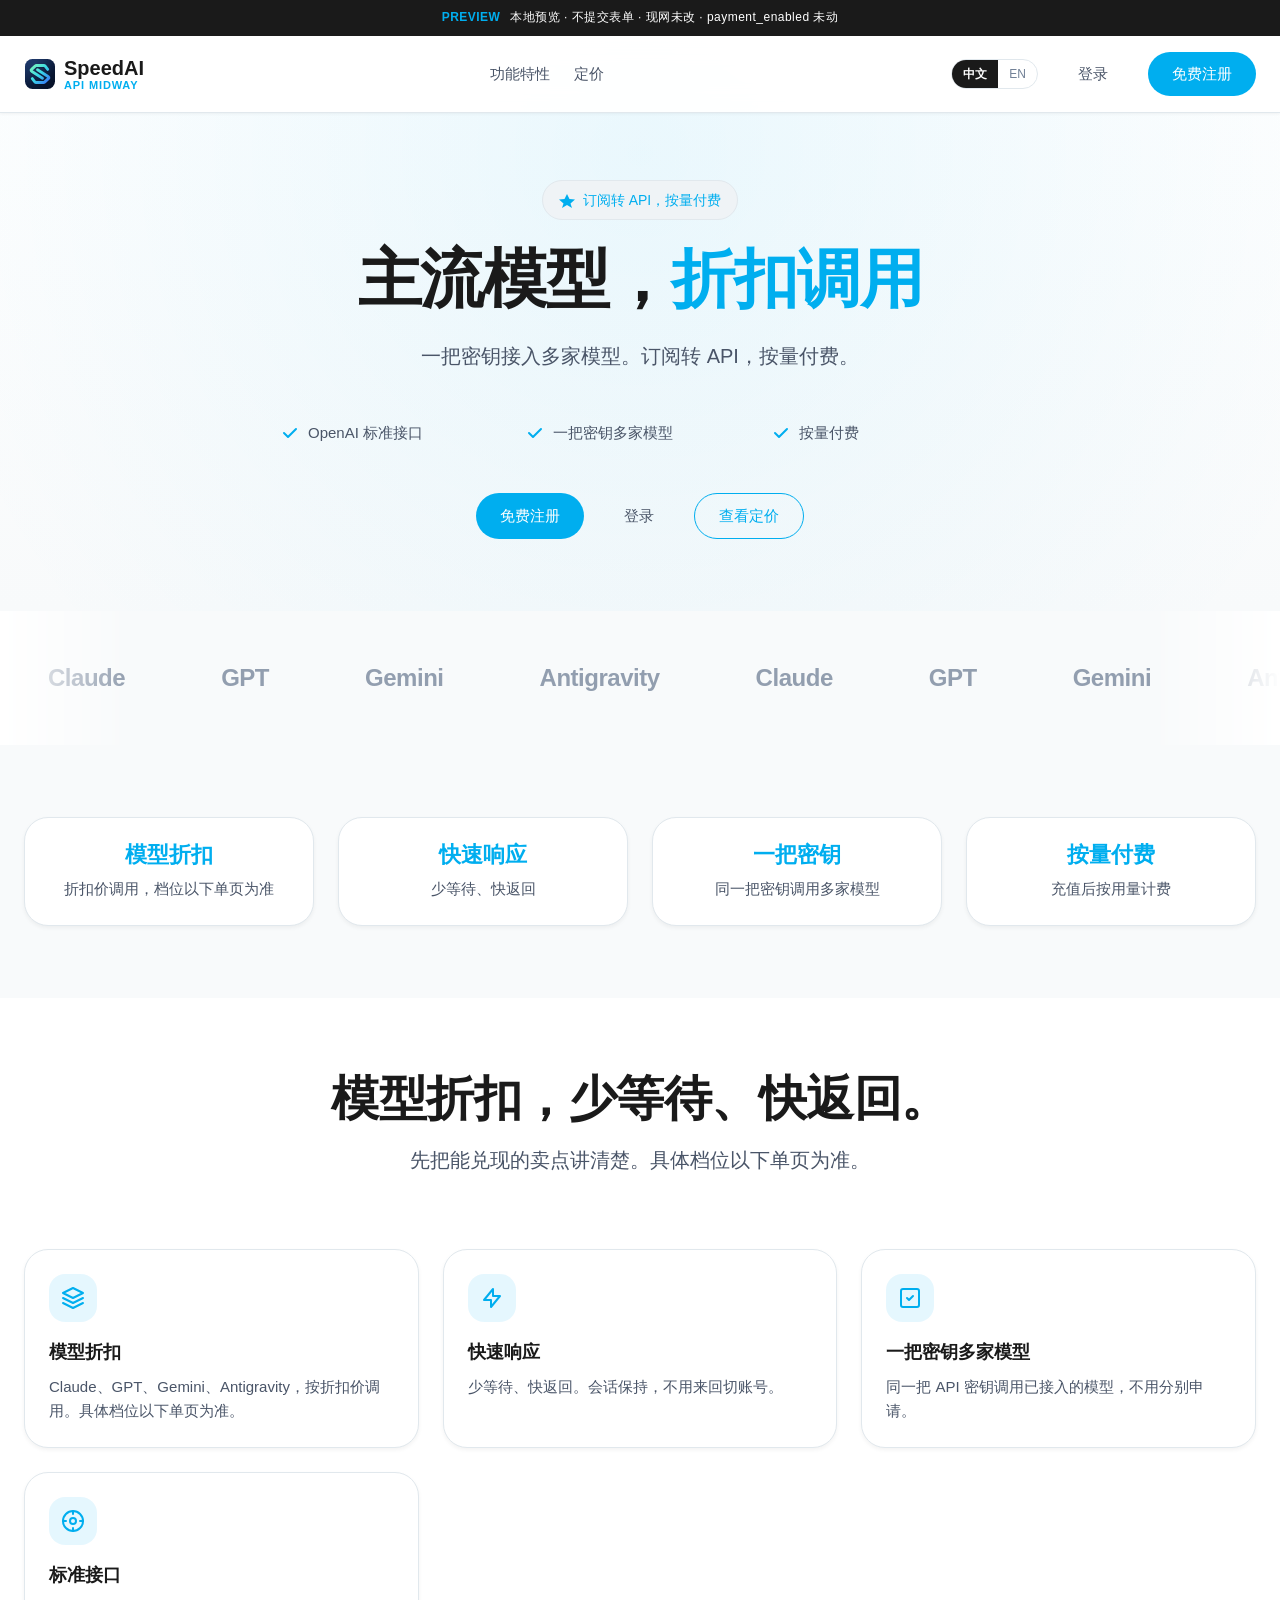
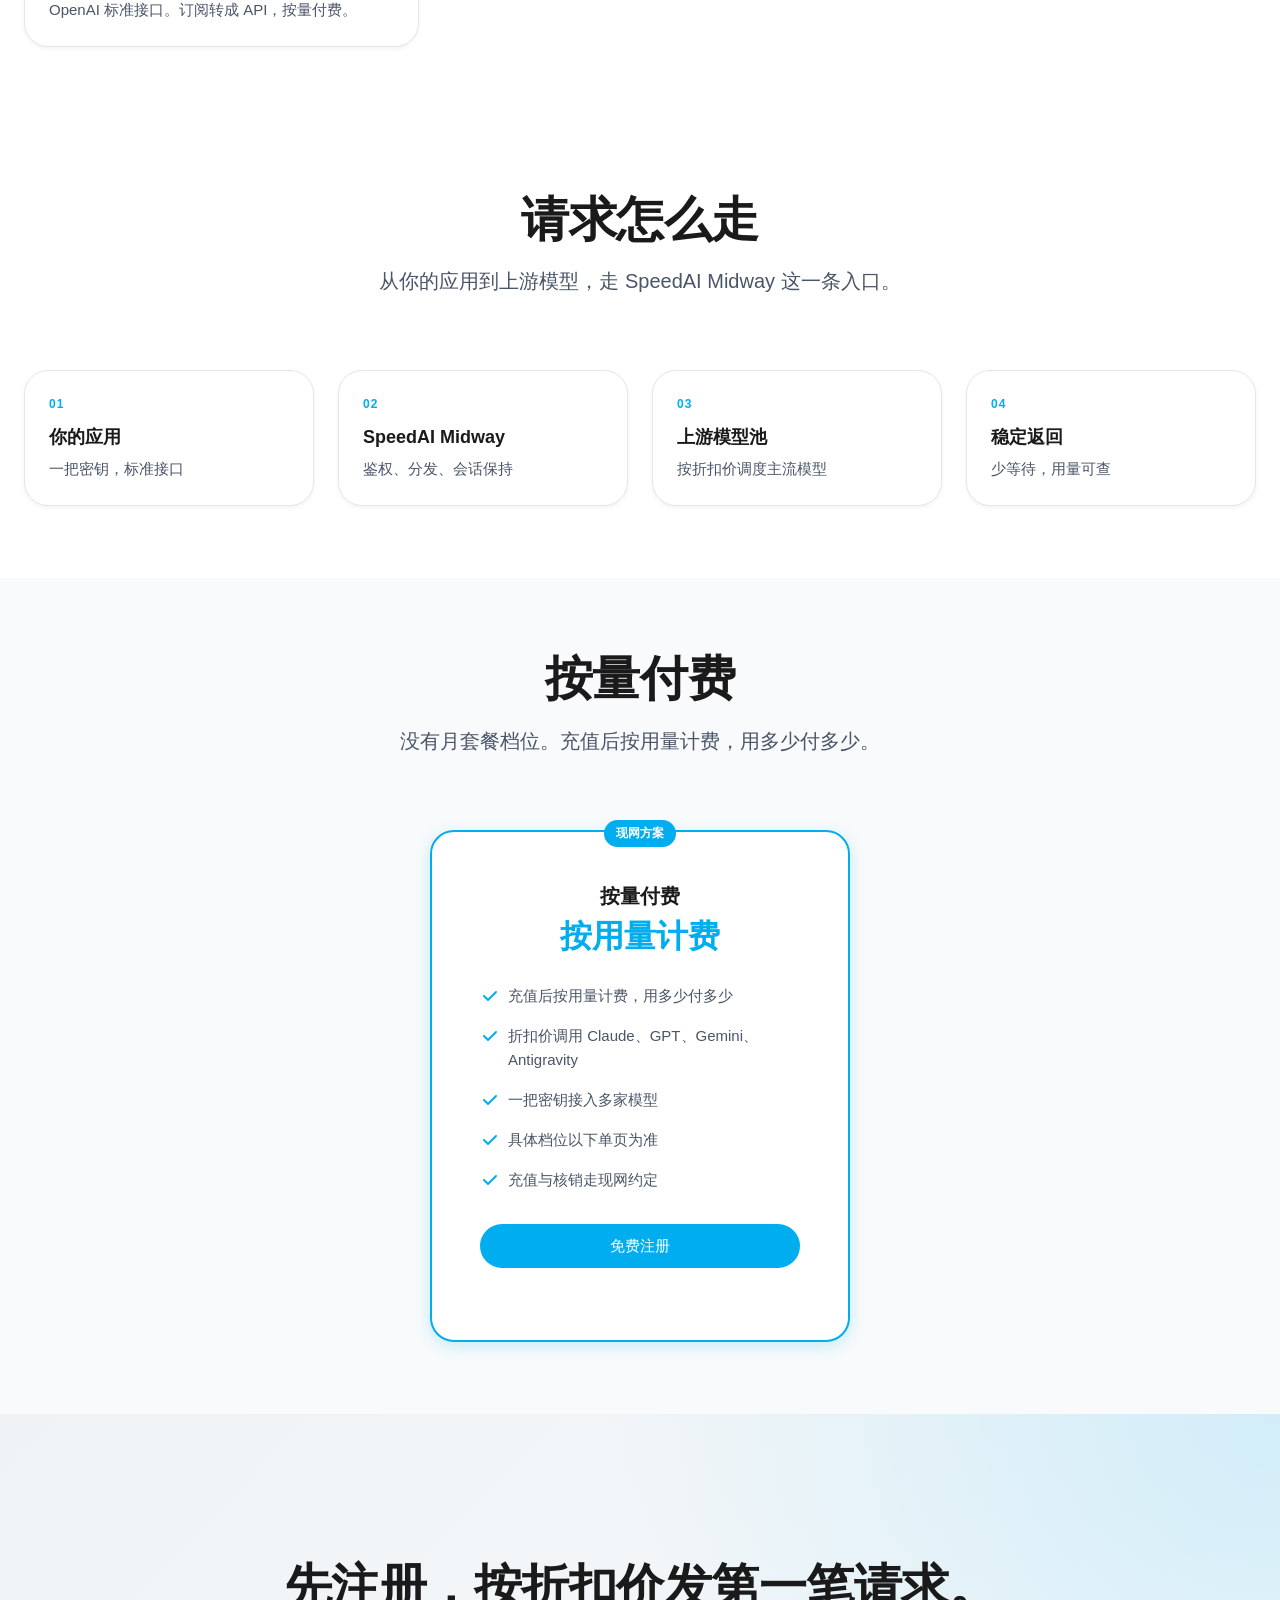
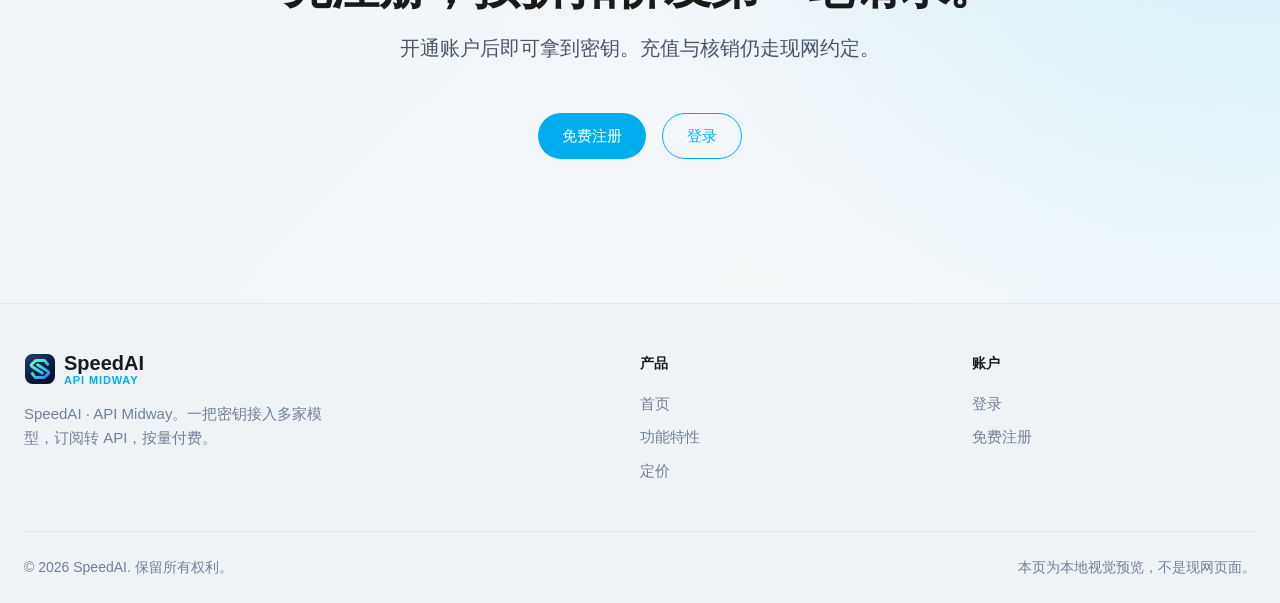
<file: index.html>
<!DOCTYPE html>
<html lang="zh-CN">
<head>
  <meta charset="UTF-8" />
  <meta name="viewport" content="width=device-width, initial-scale=1.0" />
  <meta name="theme-color" content="#00AEEF" />
  <meta name="robots" content="noindex,nofollow" />
  <title>SpeedAI · API Midway — 本地预览 v4</title>
  <link rel="icon" type="image/svg+xml" href="assets/logo.svg" />
  <link rel="stylesheet" href="assets/styles.css" />
</head>
<body>
  <div class="preview-banner"><b>PREVIEW</b><span data-i18n="banner">本地预览 · 不提交表单 · 现网未改 · payment_enabled 未动</span></div>
  <header class="header">
    <div class="header-container">
      <a href="index.html" class="logo">
        <img class="logo-mark" src="assets/logo.svg" alt="SpeedAI" />
        <span class="logo-text">
          <span class="logo-name">SpeedAI</span>
          <span class="logo-tag">API Midway</span>
        </span>
      </a>
      <nav class="nav">
        <a href="#features" class="nav-link" data-i18n="navFeatures">功能特性</a>
        <a href="#pricing" class="nav-link" data-i18n="navPricing">定价</a>
      </nav>
      <div class="header-actions">
        <div class="lang-toggle" role="group" aria-label="language">
          <button type="button" data-lang="zh" class="is-on">中文</button>
          <button type="button" data-lang="en">EN</button>
        </div>
        <a href="login.html" class="btn btn-ghost" data-i18n="login">登录</a>
        <a href="register.html" class="btn btn-primary" data-i18n="register">免费注册</a>
      </div>
    </div>
  </header>

  <section class="hero">
    <div class="hero-container">
      <div class="hero-badge">
        <svg width="16" height="16" viewBox="0 0 16 16" fill="none" aria-hidden="true">
          <path d="M8 2L10.5 7L16 7.5L11.5 11.5L13 16L8 13L3 16L4.5 11.5L0 7.5L5.5 7L8 2Z" fill="currentColor"/>
        </svg>
        <span data-i18n="badge">订阅转 API，按量付费</span>
      </div>
      <h1 class="display-xl hero-title">
        <span data-i18n="heroTitleLead">主流模型，</span><span class="highlight" data-i18n="heroTitleHighlight">折扣调用</span>
      </h1>
      <p class="body-lg hero-description" data-i18n="heroSub">一把密钥接入多家模型。订阅转 API，按量付费。</p>
      <div class="hero-features">
        <div class="hero-feature">
          <svg width="20" height="20" viewBox="0 0 20 20" fill="none" aria-hidden="true">
            <path d="M16.707 5.293a1 1 0 010 1.414l-8 8a1 1 0 01-1.414 0l-4-4a1 1 0 111.414-1.414L8 12.586l7.293-7.293a1 1 0 011.414 0z" fill="currentColor"/>
          </svg>
          <span data-i18n="check1">OpenAI 标准接口</span>
        </div>
        <div class="hero-feature">
          <svg width="20" height="20" viewBox="0 0 20 20" fill="none" aria-hidden="true">
            <path d="M16.707 5.293a1 1 0 010 1.414l-8 8a1 1 0 01-1.414 0l-4-4a1 1 0 111.414-1.414L8 12.586l7.293-7.293a1 1 0 011.414 0z" fill="currentColor"/>
          </svg>
          <span data-i18n="check2">一把密钥多家模型</span>
        </div>
        <div class="hero-feature">
          <svg width="20" height="20" viewBox="0 0 20 20" fill="none" aria-hidden="true">
            <path d="M16.707 5.293a1 1 0 010 1.414l-8 8a1 1 0 01-1.414 0l-4-4a1 1 0 111.414-1.414L8 12.586l7.293-7.293a1 1 0 011.414 0z" fill="currentColor"/>
          </svg>
          <span data-i18n="check3">按量付费</span>
        </div>
      </div>
      <div class="hero-cta">
        <a href="register.html" class="btn btn-primary" data-i18n="register">免费注册</a>
        <a href="login.html" class="btn btn-ghost" data-i18n="login">登录</a>
        <a href="#pricing" class="btn btn-secondary" data-i18n="viewPricing">查看定价</a>
      </div>
    </div>
  </section>

  <section class="logo-carousel" aria-label="models">
    <div class="logo-track">
        <div class="logo-item"><span class="model-name">Claude</span></div>
        <div class="logo-item"><span class="model-name">GPT</span></div>
        <div class="logo-item"><span class="model-name">Gemini</span></div>
        <div class="logo-item"><span class="model-name">Antigravity</span></div>
        <div class="logo-item"><span class="model-name">Claude</span></div>
        <div class="logo-item"><span class="model-name">GPT</span></div>
        <div class="logo-item"><span class="model-name">Gemini</span></div>
        <div class="logo-item"><span class="model-name">Antigravity</span></div>
    </div>
  </section>

  <section class="stats">
    <div class="stats-container">
      <div class="stats-grid">
        <div class="stat-card">
          <div class="stat-value qual" data-i18n="chip1">模型折扣</div>
          <div class="stat-label" data-i18n="chip1d">折扣价调用，档位以下单页为准</div>
        </div>
        <div class="stat-card">
          <div class="stat-value qual" data-i18n="chip2">快速响应</div>
          <div class="stat-label" data-i18n="chip2d">少等待、快返回</div>
        </div>
        <div class="stat-card">
          <div class="stat-value qual" data-i18n="chip3">一把密钥</div>
          <div class="stat-label" data-i18n="chip3d">同一把密钥调用多家模型</div>
        </div>
        <div class="stat-card">
          <div class="stat-value qual" data-i18n="chip4">按量付费</div>
          <div class="stat-label" data-i18n="chip4d">充值后按用量计费</div>
        </div>
      </div>
    </div>
  </section>

  <section class="features" id="features">
    <div class="features-container">
      <div class="section-header">
        <h2 class="display-lg section-title" data-i18n="featTitle">模型折扣，少等待、快返回。</h2>
        <p class="body-lg section-description" data-i18n="featSub">先把能兑现的卖点讲清楚。具体档位以下单页为准。</p>
      </div>
      <div class="features-grid">
        <article class="feature-card">
          <div class="feature-icon">            <svg width="24" height="24" viewBox="0 0 24 24" fill="none"><path d="M12 2L2 7l10 5 10-5-10-5z" stroke="currentColor" stroke-width="2" stroke-linecap="round" stroke-linejoin="round"/><path d="M2 17l10 5 10-5M2 12l10 5 10-5" stroke="currentColor" stroke-width="2" stroke-linecap="round" stroke-linejoin="round"/></svg></div>
          <h3 class="feature-title" data-i18n="f1t">模型折扣</h3>
          <p class="feature-description" data-i18n="f1d">Claude、GPT、Gemini、Antigravity，按折扣价调用。具体档位以下单页为准。</p>
        </article>
        <article class="feature-card">
          <div class="feature-icon">            <svg width="24" height="24" viewBox="0 0 24 24" fill="none"><path d="M13 10V3L4 14h7v7l9-11h-7z" stroke="currentColor" stroke-width="2" stroke-linecap="round" stroke-linejoin="round"/></svg></div>
          <h3 class="feature-title" data-i18n="f2t">快速响应</h3>
          <p class="feature-description" data-i18n="f2d">少等待、快返回。会话保持，不用来回切账号。</p>
        </article>
        <article class="feature-card">
          <div class="feature-icon">            <svg width="24" height="24" viewBox="0 0 24 24" fill="none"><rect x="3" y="3" width="18" height="18" rx="2" stroke="currentColor" stroke-width="2"/><path d="M9 12l2 2 4-4" stroke="currentColor" stroke-width="2" stroke-linecap="round" stroke-linejoin="round"/></svg></div>
          <h3 class="feature-title" data-i18n="f3t">一把密钥多家模型</h3>
          <p class="feature-description" data-i18n="f3d">同一把 API 密钥调用已接入的模型，不用分别申请。</p>
        </article>
        <article class="feature-card">
          <div class="feature-icon">            <svg width="24" height="24" viewBox="0 0 24 24" fill="none"><circle cx="12" cy="12" r="3" stroke="currentColor" stroke-width="2"/><circle cx="12" cy="12" r="10" stroke="currentColor" stroke-width="2"/><path d="M12 2v3M12 19v3M2 12h3M19 12h3" stroke="currentColor" stroke-width="2" stroke-linecap="round"/></svg></div>
          <h3 class="feature-title" data-i18n="f4t">标准接口</h3>
          <p class="feature-description" data-i18n="f4d">OpenAI 标准接口。订阅转成 API，按量付费。</p>
        </article>
      </div>
    </div>
  </section>

  <section class="path">
    <div class="features-container">
      <div class="section-header">
        <h2 class="display-lg section-title" data-i18n="pathTitle">请求怎么走</h2>
        <p class="body-lg section-description" data-i18n="pathSub">从你的应用到上游模型，走 SpeedAI Midway 这一条入口。</p>
      </div>
      <div class="path-grid">
        <div class="path-card"><div class="path-num">01</div><h3 data-i18n="s1t">你的应用</h3><p data-i18n="s1d">一把密钥，标准接口</p></div>
        <div class="path-card"><div class="path-num">02</div><h3 data-i18n="s2t">SpeedAI Midway</h3><p data-i18n="s2d">鉴权、分发、会话保持</p></div>
        <div class="path-card"><div class="path-num">03</div><h3 data-i18n="s3t">上游模型池</h3><p data-i18n="s3d">按折扣价调度主流模型</p></div>
        <div class="path-card"><div class="path-num">04</div><h3 data-i18n="s4t">稳定返回</h3><p data-i18n="s4d">少等待，用量可查</p></div>
      </div>
    </div>
  </section>

  <section class="pricing" id="pricing">
    <div class="pricing-container">
      <div class="section-header">
        <h2 class="display-lg section-title" data-i18n="priceTitle">按量付费</h2>
        <p class="body-lg section-description" data-i18n="priceSub">没有月套餐档位。充值后按用量计费，用多少付多少。</p>
      </div>
      <div class="pricing-grid pricing-grid-single">
        <div class="pricing-card featured">
          <div class="pricing-badge" data-i18n="priceBadge">现网方案</div>
          <div class="pricing-header">
            <h3 class="pricing-name" data-i18n="priceName">按量付费</h3>
            <div class="pricing-price qual" data-i18n="priceValue">按用量计费</div>
          </div>
          <ul class="pricing-features">
            <li class="pricing-feature">          <svg width="20" height="20" viewBox="0 0 20 20" fill="none" aria-hidden="true">
            <path d="M16.707 5.293a1 1 0 010 1.414l-8 8a1 1 0 01-1.414 0l-4-4a1 1 0 111.414-1.414L8 12.586l7.293-7.293a1 1 0 011.414 0z" fill="currentColor"/>
          </svg><span data-i18n="pf1">充值后按用量计费，用多少付多少</span></li>
            <li class="pricing-feature">          <svg width="20" height="20" viewBox="0 0 20 20" fill="none" aria-hidden="true">
            <path d="M16.707 5.293a1 1 0 010 1.414l-8 8a1 1 0 01-1.414 0l-4-4a1 1 0 111.414-1.414L8 12.586l7.293-7.293a1 1 0 011.414 0z" fill="currentColor"/>
          </svg><span data-i18n="pf2">折扣价调用 Claude、GPT、Gemini、Antigravity</span></li>
            <li class="pricing-feature">          <svg width="20" height="20" viewBox="0 0 20 20" fill="none" aria-hidden="true">
            <path d="M16.707 5.293a1 1 0 010 1.414l-8 8a1 1 0 01-1.414 0l-4-4a1 1 0 111.414-1.414L8 12.586l7.293-7.293a1 1 0 011.414 0z" fill="currentColor"/>
          </svg><span data-i18n="pf3">一把密钥接入多家模型</span></li>
            <li class="pricing-feature">          <svg width="20" height="20" viewBox="0 0 20 20" fill="none" aria-hidden="true">
            <path d="M16.707 5.293a1 1 0 010 1.414l-8 8a1 1 0 01-1.414 0l-4-4a1 1 0 111.414-1.414L8 12.586l7.293-7.293a1 1 0 011.414 0z" fill="currentColor"/>
          </svg><span data-i18n="pf4">具体档位以下单页为准</span></li>
            <li class="pricing-feature">          <svg width="20" height="20" viewBox="0 0 20 20" fill="none" aria-hidden="true">
            <path d="M16.707 5.293a1 1 0 010 1.414l-8 8a1 1 0 01-1.414 0l-4-4a1 1 0 111.414-1.414L8 12.586l7.293-7.293a1 1 0 011.414 0z" fill="currentColor"/>
          </svg><span data-i18n="pf5">充值与核销走现网约定</span></li>
          </ul>
          <a href="register.html" class="btn btn-primary" style="width: 100%;" data-i18n="priceCta">免费注册</a>
        </div>
      </div>
    </div>
  </section>

  <section class="cta">
    <div class="cta-container">
      <h2 class="display-lg cta-title" data-i18n="ctaTitle">先注册，按折扣价发第一笔请求。</h2>
      <p class="body-lg cta-description" data-i18n="ctaSub">开通账户后即可拿到密钥。充值与核销仍走现网约定。</p>
      <div class="hero-cta">
        <a href="register.html" class="btn btn-primary" data-i18n="register">免费注册</a>
        <a href="login.html" class="btn btn-secondary" data-i18n="login">登录</a>
      </div>
    </div>
  </section>
  <footer class="footer">
    <div class="footer-container">
      <div class="footer-grid-simple">
        <div class="footer-brand">
          <a href="index.html" class="logo">
            <img class="logo-mark" src="assets/logo.svg" alt="SpeedAI" />
            <span class="logo-text">
              <span class="logo-name">SpeedAI</span>
              <span class="logo-tag">API Midway</span>
            </span>
          </a>
          <p class="footer-description" data-i18n="footerDesc">SpeedAI · API Midway。一把密钥接入多家模型，订阅转 API，按量付费。</p>
        </div>
        <div>
          <h4 class="footer-title" data-i18n="footerProduct">产品</h4>
          <ul class="footer-links">
            <li><a href="index.html" class="footer-link" data-i18n="footerHome">首页</a></li>
            <li><a href="#features" class="footer-link" data-i18n="navFeatures">功能特性</a></li>
            <li><a href="#pricing" class="footer-link" data-i18n="navPricing">定价</a></li>
          </ul>
        </div>
        <div>
          <h4 class="footer-title" data-i18n="footerAccount">账户</h4>
          <ul class="footer-links">
            <li><a href="login.html" class="footer-link" data-i18n="login">登录</a></li>
            <li><a href="register.html" class="footer-link" data-i18n="register">免费注册</a></li>
          </ul>
        </div>
      </div>
      <div class="footer-bottom">
        <p class="footer-copyright" data-i18n="footerCopy">© 2026 SpeedAI. 保留所有权利。</p>
        <p class="footer-copyright" data-i18n="footerNote">本页为本地视觉预览，不是现网页面。</p>
      </div>
    </div>
  </footer>
  <script src="assets/preview.js"></script>
</body>
</html>
</file>
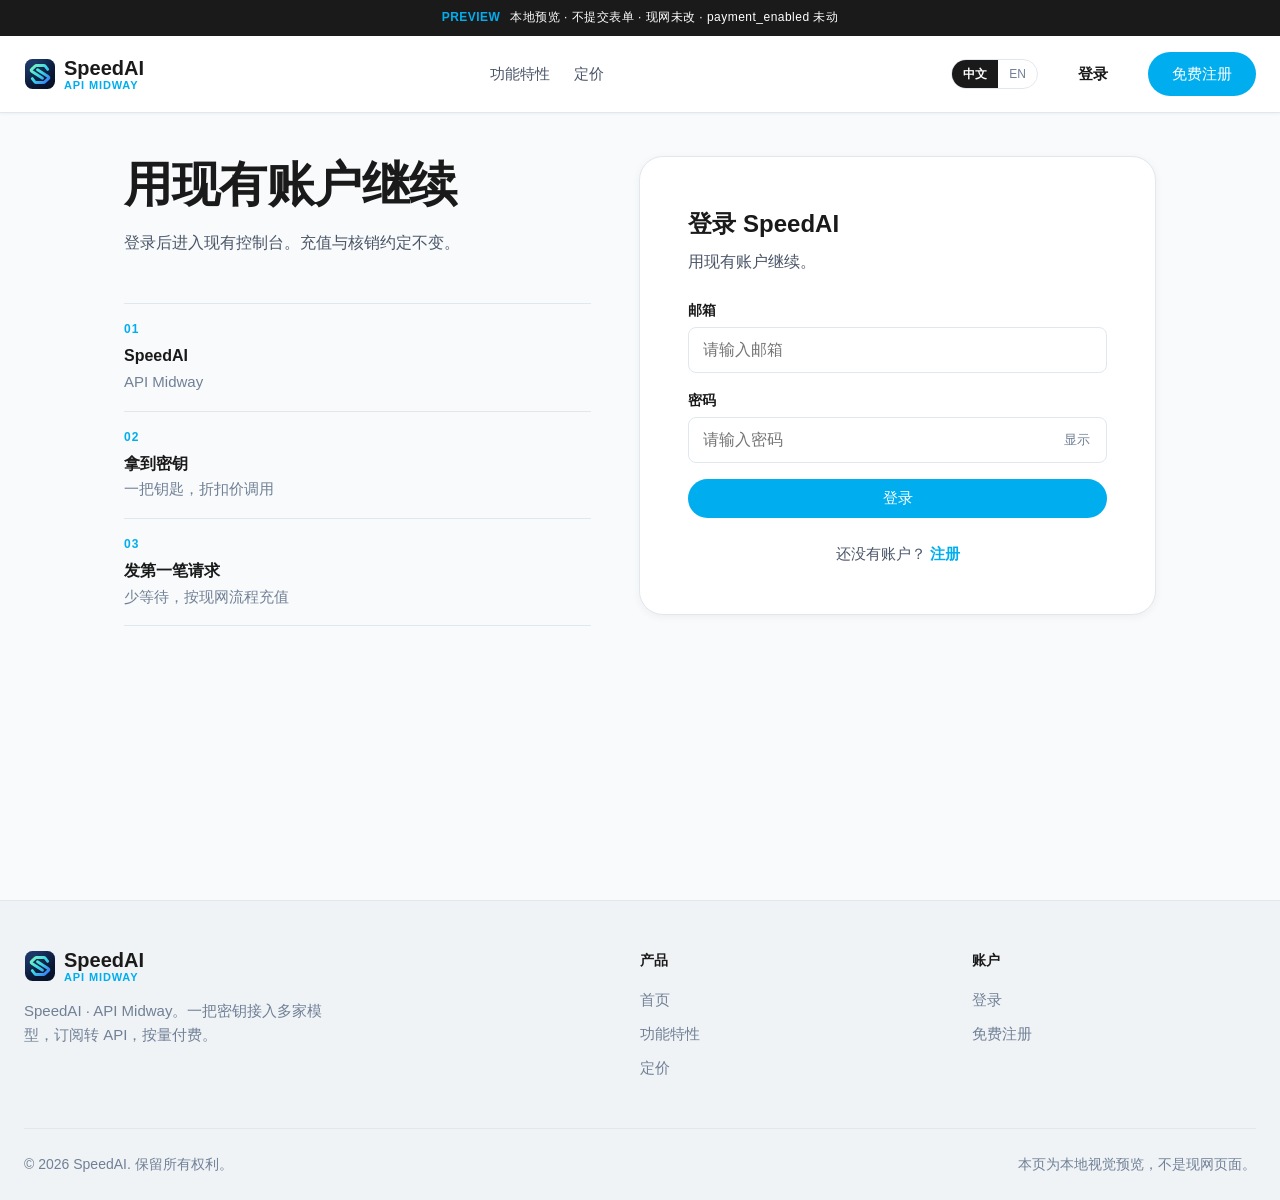
<file: login.html>
<!DOCTYPE html>
<html lang="zh-CN">
<head>
  <meta charset="UTF-8" />
  <meta name="viewport" content="width=device-width, initial-scale=1.0" />
  <meta name="theme-color" content="#00AEEF" />
  <meta name="robots" content="noindex,nofollow" />
  <title>登录 · SpeedAI — 本地预览 v4</title>
  <link rel="icon" type="image/svg+xml" href="assets/logo.svg" />
  <link rel="stylesheet" href="assets/styles.css" />
</head>
<body>
  <div class="preview-banner"><b>PREVIEW</b><span data-i18n="banner">本地预览 · 不提交表单 · 现网未改 · payment_enabled 未动</span></div>
  <header class="header">
    <div class="header-container">
      <a href="index.html" class="logo">
        <img class="logo-mark" src="assets/logo.svg" alt="SpeedAI" />
        <span class="logo-text">
          <span class="logo-name">SpeedAI</span>
          <span class="logo-tag">API Midway</span>
        </span>
      </a>
      <nav class="nav">
        <a href="index.html#features" class="nav-link" data-i18n="navFeatures">功能特性</a>
        <a href="index.html#pricing" class="nav-link" data-i18n="navPricing">定价</a>
      </nav>
      <div class="header-actions">
        <div class="lang-toggle" role="group" aria-label="language">
          <button type="button" data-lang="zh" class="is-on">中文</button>
          <button type="button" data-lang="en">EN</button>
        </div>
        <a href="login.html" class="btn btn-ghost" style="font-weight:600;color:var(--text-primary)" data-i18n="login">登录</a>
        <a href="register.html" class="btn btn-primary" data-i18n="register">免费注册</a>
      </div>
    </div>
  </header>

  <main class="auth-main">
    <div class="auth-wrap">
      <aside class="auth-aside">
        <h1 class="display-lg" data-i18n="asideLogin">用现有账户继续</h1>
        <p class="body-md" data-i18n="asideLoginP">登录后进入现有控制台。充值与核销约定不变。</p>
        <div class="auth-steps">
          <div class="auth-step"><div class="num">01</div><strong>SpeedAI</strong><span>API Midway</span></div>
          <div class="auth-step"><div class="num">02</div><strong data-i18n="stop2">拿到密钥</strong><span data-i18n="stop2d">一把钥匙，折扣价调用</span></div>
          <div class="auth-step"><div class="num">03</div><strong data-i18n="stop3">发第一笔请求</strong><span data-i18n="stop3d">少等待，按现网流程充值</span></div>
        </div>
      </aside>
      <section class="auth-card">
        <h2 data-i18n="loginTitle">登录 SpeedAI</h2>
        <p class="auth-lead" data-i18n="loginLead">用现有账户继续。</p>
        <form data-preview-form action="#" method="post" novalidate>
          <div class="field">
            <label for="email" data-i18n="email">邮箱</label>
            <input id="email" name="email" type="email" autocomplete="username" data-i18n-placeholder="emailPh" placeholder="请输入邮箱" />
          </div>
          <div class="field">
            <label for="password" data-i18n="password">密码</label>
            <div class="pw-wrap">
              <input id="password" name="password" type="password" autocomplete="current-password" data-i18n-placeholder="passwordPh" placeholder="请输入密码" />
              <button type="button" class="pw-toggle" data-for="password" data-i18n="show" data-i18n-aria="show">显示</button>
            </div>
          </div>
          <button class="btn btn-primary" type="submit" style="width:100%" data-i18n="signIn">登录</button>
          <p class="toast" data-i18n="toast">本地预览：表单不会提交到 speedai.store。</p>
        </form>
        <p class="auth-foot"><span data-i18n="noAccount">还没有账户？</span><a href="register.html" data-i18n="signUp">注册</a></p>
      </section>
    </div>
  </main>
  <footer class="footer">
    <div class="footer-container">
      <div class="footer-grid-simple">
        <div class="footer-brand">
          <a href="index.html" class="logo">
            <img class="logo-mark" src="assets/logo.svg" alt="SpeedAI" />
            <span class="logo-text">
              <span class="logo-name">SpeedAI</span>
              <span class="logo-tag">API Midway</span>
            </span>
          </a>
          <p class="footer-description" data-i18n="footerDesc">SpeedAI · API Midway。一把密钥接入多家模型，订阅转 API，按量付费。</p>
        </div>
        <div>
          <h4 class="footer-title" data-i18n="footerProduct">产品</h4>
          <ul class="footer-links">
            <li><a href="index.html" class="footer-link" data-i18n="footerHome">首页</a></li>
            <li><a href="index.html#features" class="footer-link" data-i18n="navFeatures">功能特性</a></li>
            <li><a href="index.html#pricing" class="footer-link" data-i18n="navPricing">定价</a></li>
          </ul>
        </div>
        <div>
          <h4 class="footer-title" data-i18n="footerAccount">账户</h4>
          <ul class="footer-links">
            <li><a href="login.html" class="footer-link" data-i18n="login">登录</a></li>
            <li><a href="register.html" class="footer-link" data-i18n="register">免费注册</a></li>
          </ul>
        </div>
      </div>
      <div class="footer-bottom">
        <p class="footer-copyright" data-i18n="footerCopy">© 2026 SpeedAI. 保留所有权利。</p>
        <p class="footer-copyright" data-i18n="footerNote">本页为本地视觉预览，不是现网页面。</p>
      </div>
    </div>
  </footer>
  <script src="assets/preview.js"></script>
</body>
</html>
</file>
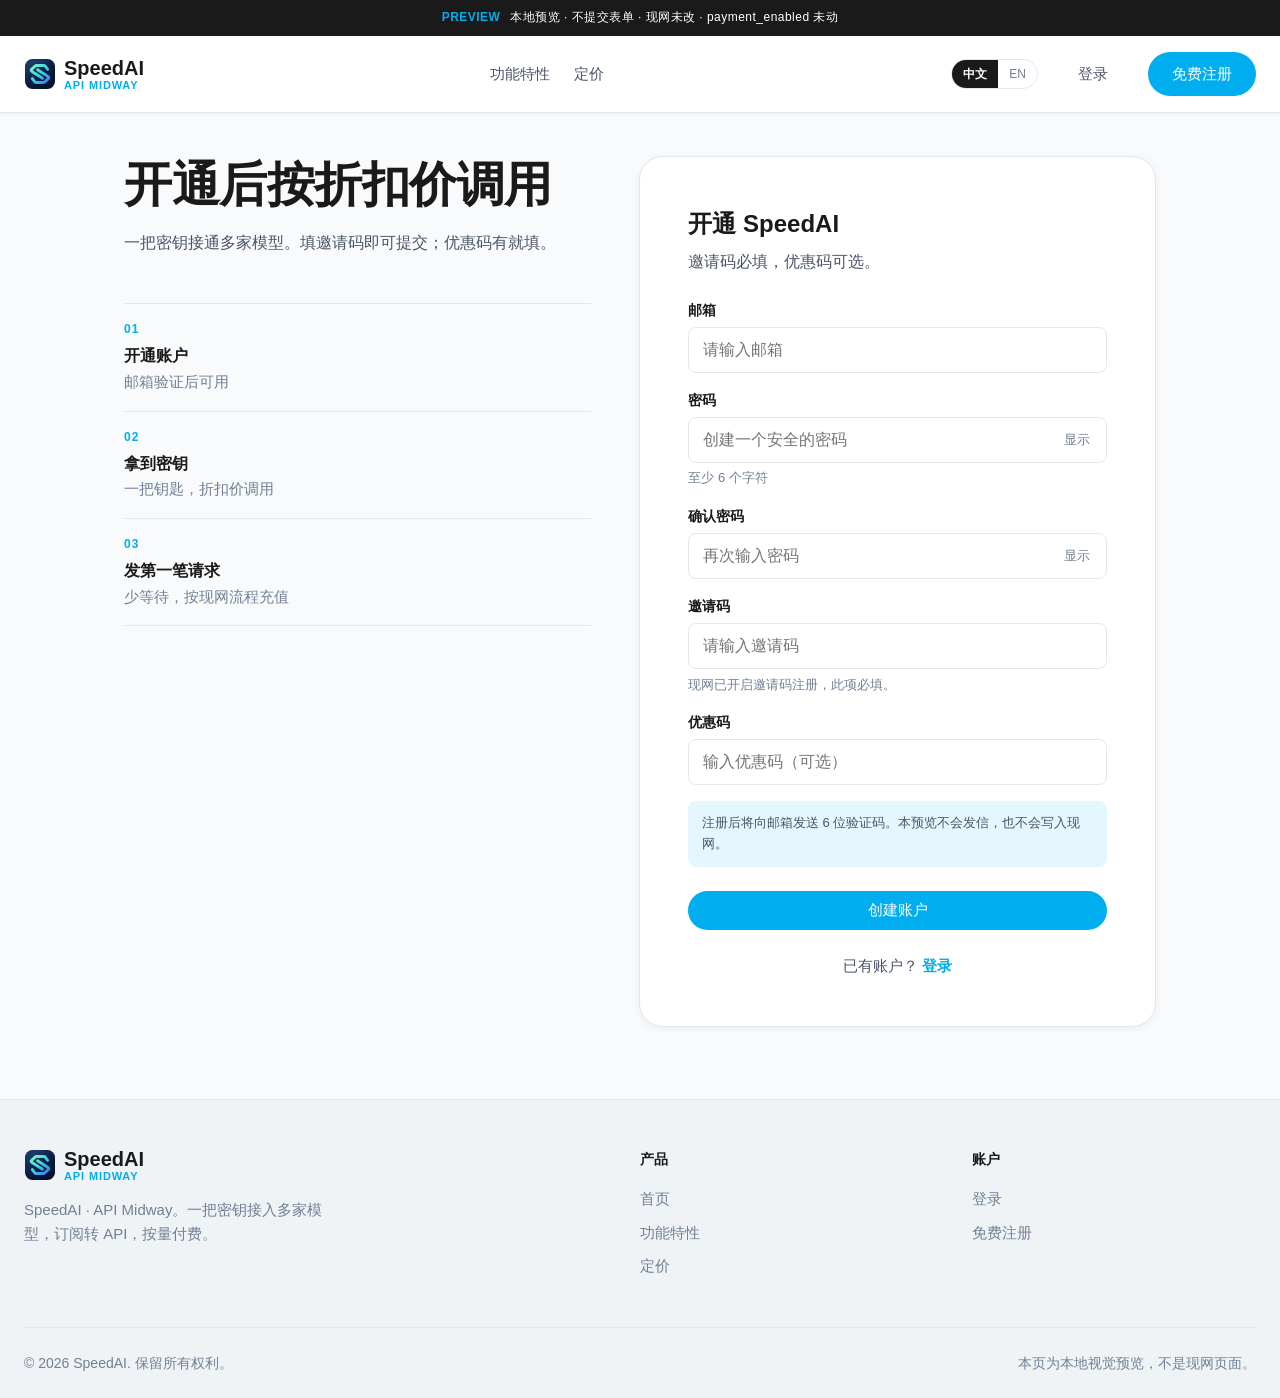
<file: register.html>
<!DOCTYPE html>
<html lang="zh-CN">
<head>
  <meta charset="UTF-8" />
  <meta name="viewport" content="width=device-width, initial-scale=1.0" />
  <meta name="theme-color" content="#00AEEF" />
  <meta name="robots" content="noindex,nofollow" />
  <title>注册 · SpeedAI — 本地预览 v4</title>
  <link rel="icon" type="image/svg+xml" href="assets/logo.svg" />
  <link rel="stylesheet" href="assets/styles.css" />
</head>
<body>
  <div class="preview-banner"><b>PREVIEW</b><span data-i18n="banner">本地预览 · 不提交表单 · 现网未改 · payment_enabled 未动</span></div>
  <header class="header">
    <div class="header-container">
      <a href="index.html" class="logo">
        <img class="logo-mark" src="assets/logo.svg" alt="SpeedAI" />
        <span class="logo-text">
          <span class="logo-name">SpeedAI</span>
          <span class="logo-tag">API Midway</span>
        </span>
      </a>
      <nav class="nav">
        <a href="index.html#features" class="nav-link" data-i18n="navFeatures">功能特性</a>
        <a href="index.html#pricing" class="nav-link" data-i18n="navPricing">定价</a>
      </nav>
      <div class="header-actions">
        <div class="lang-toggle" role="group" aria-label="language">
          <button type="button" data-lang="zh" class="is-on">中文</button>
          <button type="button" data-lang="en">EN</button>
        </div>
        <a href="login.html" class="btn btn-ghost" data-i18n="login">登录</a>
        <a href="register.html" class="btn btn-primary" data-i18n="register">免费注册</a>
      </div>
    </div>
  </header>

  <main class="auth-main">
    <div class="auth-wrap">
      <aside class="auth-aside">
        <h1 class="display-lg" data-i18n="asideReg">开通后按折扣价调用</h1>
        <p class="body-md" data-i18n="asideRegP">一把密钥接通多家模型。填邀请码即可提交；优惠码有就填。</p>
        <div class="auth-steps">
          <div class="auth-step"><div class="num">01</div><strong data-i18n="stop1">开通账户</strong><span data-i18n="stop1d">邮箱验证后可用</span></div>
          <div class="auth-step"><div class="num">02</div><strong data-i18n="stop2">拿到密钥</strong><span data-i18n="stop2d">一把钥匙，折扣价调用</span></div>
          <div class="auth-step"><div class="num">03</div><strong data-i18n="stop3">发第一笔请求</strong><span data-i18n="stop3d">少等待，按现网流程充值</span></div>
        </div>
      </aside>
      <section class="auth-card">
        <h2 data-i18n="registerTitle">开通 SpeedAI</h2>
        <p class="auth-lead" data-i18n="registerLead">邀请码必填，优惠码可选。</p>
        <form data-preview-form action="#" method="post" novalidate>
          <div class="field">
            <label for="email" data-i18n="email">邮箱</label>
            <input id="email" name="email" type="email" autocomplete="username" data-i18n-placeholder="emailPh" placeholder="请输入邮箱" />
          </div>
          <div class="field">
            <label for="password" data-i18n="password">密码</label>
            <div class="pw-wrap">
              <input id="password" name="password" type="password" autocomplete="new-password" data-i18n-placeholder="createPwPh" placeholder="创建一个安全的密码" />
              <button type="button" class="pw-toggle" data-for="password" data-i18n="show">显示</button>
            </div>
            <p class="hint" data-i18n="pwHint">至少 6 个字符</p>
          </div>
          <div class="field">
            <label for="confirmPassword" data-i18n="confirmPw">确认密码</label>
            <div class="pw-wrap">
              <input id="confirmPassword" name="confirmPassword" type="password" autocomplete="new-password" data-i18n-placeholder="confirmPwPh" placeholder="再次输入密码" />
              <button type="button" class="pw-toggle" data-for="confirmPassword" data-i18n="show">显示</button>
            </div>
          </div>
          <div class="field">
            <label for="invitation_code" data-i18n="invite">邀请码</label>
            <input id="invitation_code" name="invitation_code" type="text" autocomplete="off" data-i18n-placeholder="invitePh" placeholder="请输入邀请码" />
            <p class="hint" data-i18n="inviteReq">现网已开启邀请码注册，此项必填。</p>
          </div>
          <div class="field">
            <label for="promo_code" data-i18n="promo">优惠码</label>
            <input id="promo_code" name="promo_code" type="text" autocomplete="off" data-i18n-placeholder="promoPh" placeholder="输入优惠码（可选）" />
          </div>
          <p class="auth-note" data-i18n="verifyNote">注册后将向邮箱发送 6 位验证码。本预览不会发信，也不会写入现网。</p>
          <button class="btn btn-primary" type="submit" style="width:100%" data-i18n="createAccount">创建账户</button>
          <p class="toast" data-i18n="toast">本地预览：表单不会提交到 speedai.store。</p>
        </form>
        <p class="auth-foot"><span data-i18n="hasAccount">已有账户？</span><a href="login.html" data-i18n="signIn">登录</a></p>
      </section>
    </div>
  </main>
  <footer class="footer">
    <div class="footer-container">
      <div class="footer-grid-simple">
        <div class="footer-brand">
          <a href="index.html" class="logo">
            <img class="logo-mark" src="assets/logo.svg" alt="SpeedAI" />
            <span class="logo-text">
              <span class="logo-name">SpeedAI</span>
              <span class="logo-tag">API Midway</span>
            </span>
          </a>
          <p class="footer-description" data-i18n="footerDesc">SpeedAI · API Midway。一把密钥接入多家模型，订阅转 API，按量付费。</p>
        </div>
        <div>
          <h4 class="footer-title" data-i18n="footerProduct">产品</h4>
          <ul class="footer-links">
            <li><a href="index.html" class="footer-link" data-i18n="footerHome">首页</a></li>
            <li><a href="index.html#features" class="footer-link" data-i18n="navFeatures">功能特性</a></li>
            <li><a href="index.html#pricing" class="footer-link" data-i18n="navPricing">定价</a></li>
          </ul>
        </div>
        <div>
          <h4 class="footer-title" data-i18n="footerAccount">账户</h4>
          <ul class="footer-links">
            <li><a href="login.html" class="footer-link" data-i18n="login">登录</a></li>
            <li><a href="register.html" class="footer-link" data-i18n="register">免费注册</a></li>
          </ul>
        </div>
      </div>
      <div class="footer-bottom">
        <p class="footer-copyright" data-i18n="footerCopy">© 2026 SpeedAI. 保留所有权利。</p>
        <p class="footer-copyright" data-i18n="footerNote">本页为本地视觉预览，不是现网页面。</p>
      </div>
    </div>
  </footer>
  <script src="assets/preview.js"></script>
</body>
</html>
</file>
<file: assets/styles.css>
/* SpeedAI public-page preview v4 — cyan / Barclays-inspired
   Visual system taken from the user's 2026-11-19 HTML draft.
   Content and links adapted to live speedai.store. Local preview only.
*/
/* ===== CSS Custom Properties ===== */
:root {
  /* Barclays-inspired color palette - cyan blue primary */
  --surface-0: #FFFFFF;
  --surface-1: #F8FAFB;
  --surface-2: #EFF3F6;
  --surface-3: #E1E8ED;
  --surface-4: #D1DCE5;

  /* Accent colors - Barclays cyan blue */
  --accent-primary: #00AEEF;
  --accent-hover: #0095D0;
  --accent-muted: #7FCDEE;
  --accent-soft: rgba(0, 174, 239, 0.1);
  --accent-dark: #005F7F;

  /* Text colors */
  --text-primary: #1A1A1A;
  --text-secondary: #4A5568;
  --text-muted: #718096;

  /* Typography */
  --font-sans: -apple-system, BlinkMacSystemFont, "Segoe UI", Roboto, "Helvetica Neue", Arial, sans-serif;
  --font-mono: ui-monospace, SFMono-Regular, "SF Mono", Menlo, Monaco, Consolas, monospace;

  /* Spacing tokens */
  --space-xs: 0.5rem;
  --space-sm: 1rem;
  --space-md: 1.5rem;
  --space-lg: 3rem;
  --space-xl: 4.5rem;

  /* Border radius tokens */
  --radius-sm: 0.5rem;
  --radius-md: 1rem;
  --radius-lg: 1.5rem;
  --radius-pill: 999px;
  --radius-circle: 50%;

  /* Shadows */
  --shadow-sm: 0 1px 2px 0 rgba(0, 0, 0, 0.3);
  --shadow-md: 0 4px 6px -1px rgba(0, 0, 0, 0.4);
  --shadow-lg: 0 10px 15px -3px rgba(0, 0, 0, 0.5);
  --shadow-glow: 0 0 20px rgba(56, 189, 248, 0.3);
}

/* ===== Reset & Base ===== */
* {
  margin: 0;
  padding: 0;
  box-sizing: border-box;
}

body {
  font-family: var(--font-sans);
  background: var(--surface-0);
  color: var(--text-primary);
  line-height: 1.6;
  -webkit-font-smoothing: antialiased;
  -moz-osx-font-smoothing: grayscale;
}

/* ===== Logo Carousel Animation ===== */
.logo-carousel {
  overflow: hidden;
  padding: var(--space-lg) 0;
  background: var(--surface-1);
  position: relative;
  mask-image: linear-gradient(to right, transparent, black 10%, black 90%, transparent);
  -webkit-mask-image: linear-gradient(to right, transparent, black 10%, black 90%, transparent);
}

.logo-track {
  display: flex;
  animation: scroll 30s linear infinite;
  width: max-content;
}

.logo-track:hover {
  animation-play-state: paused;
}

.logo-item {
  flex: 0 0 auto;
  padding: 0 var(--space-lg);
  display: flex;
  align-items: center;
  justify-content: center;
}

.logo-item img {
  height: 48px;
  width: auto;
  opacity: 0.6;
  filter: grayscale(100%);
  transition: all 0.3s;
}

.logo-item:hover img {
  opacity: 1;
  filter: grayscale(0%);
}

@keyframes scroll {
  0% {
    transform: translateX(0);
  }
  100% {
    transform: translateX(-50%);
  }
}

/* ===== Typography Scale (Fluid) ===== */
.display-xl {
  font-size: clamp(2.5rem, 5vw, 4rem);
  line-height: 1.1;
  letter-spacing: -0.02em;
  font-weight: 700;
}

.display-lg {
  font-size: clamp(2rem, 4vw, 3rem);
  line-height: 1.2;
  letter-spacing: -0.01em;
  font-weight: 700;
}

.title-lg {
  font-size: clamp(1.5rem, 3vw, 2rem);
  line-height: 1.3;
  font-weight: 600;
}

.body-lg {
  font-size: clamp(1.125rem, 2vw, 1.25rem);
  line-height: 1.7;
}

.body-md {
  font-size: 1rem;
  line-height: 1.6;
}

/* ===== Header ===== */
.header {
  position: fixed;
  top: var(--banner-h);
  left: 0;
  right: 0;
  z-index: 1000;
  background: rgba(255, 255, 255, 0.95);
  backdrop-filter: blur(12px);
  border-bottom: 1px solid var(--surface-3);
  box-shadow: 0 1px 3px rgba(0, 0, 0, 0.05);
}

.header-container {
  max-width: 1280px;
  margin: 0 auto;
  padding: var(--space-sm) var(--space-md);
  display: grid;
  grid-template-columns: auto 1fr auto;
  align-items: center;
  gap: var(--space-md);
}

.logo {
  display: flex;
  align-items: center;
  gap: var(--space-xs);
  font-size: 1.25rem;
  font-weight: 700;
  color: var(--text-primary);
  text-decoration: none;
}

.logo-icon {
  width: 32px;
  height: 32px;
  background: linear-gradient(135deg, var(--accent-primary), var(--accent-hover));
  border-radius: var(--radius-sm);
  display: flex;
  align-items: center;
  justify-content: center;
  font-weight: 700;
  color: #FFFFFF;
}

.nav {
  display: flex;
  gap: var(--space-md);
  justify-self: center;
}

.nav-link {
  color: var(--text-secondary);
  text-decoration: none;
  font-size: 0.9375rem;
  transition: color 0.2s;
}

.nav-link:hover {
  color: var(--text-primary);
}

.header-actions {
  display: flex;
  gap: var(--space-sm);
}

/* ===== Buttons ===== */
.btn {
  display: inline-flex;
  align-items: center;
  justify-content: center;
  gap: var(--space-xs);
  padding: 0.625rem 1.5rem;
  border-radius: var(--radius-pill);
  font-size: 0.9375rem;
  font-weight: 500;
  text-decoration: none;
  cursor: pointer;
  transition: all 0.2s;
  border: none;
  font-family: inherit;
}

.btn-primary {
  background: var(--accent-primary);
  color: #FFFFFF;
}

.btn-primary:hover {
  background: var(--accent-hover);
  box-shadow: 0 4px 12px rgba(0, 174, 239, 0.3);
}

.btn-secondary {
  background: transparent;
  color: var(--accent-primary);
  border: 1px solid var(--accent-primary);
}

.btn-secondary:hover {
  background: var(--accent-soft);
}

.btn-ghost {
  background: transparent;
  color: var(--text-secondary);
}

.btn-ghost:hover {
  background: var(--surface-3);
  color: var(--text-primary);
}

/* ===== Hero Section ===== */
.hero {
  padding-top: calc(var(--banner-h) + 72px + var(--space-xl));
  padding-bottom: var(--space-xl);
  background: linear-gradient(180deg, #FFFFFF 0%, var(--surface-1) 100%);
  position: relative;
  overflow: hidden;
}

.hero::before {
  content: "";
  position: absolute;
  top: -50%;
  left: 50%;
  transform: translateX(-50%);
  width: 150%;
  height: 150%;
  background: radial-gradient(circle, rgba(0, 174, 239, 0.08) 0%, transparent 70%);
  pointer-events: none;
}

.hero-container {
  max-width: 1080px;
  margin: 0 auto;
  padding: 0 var(--space-md);
  text-align: center;
  position: relative;
  z-index: 1;
}

.hero-badge {
  display: inline-flex;
  align-items: center;
  gap: var(--space-xs);
  background: var(--surface-2);
  border: 1px solid var(--surface-3);
  border-radius: var(--radius-pill);
  padding: 0.5rem 1rem;
  font-size: 0.875rem;
  color: var(--accent-primary);
  margin-bottom: var(--space-md);
}

.hero-title {
  margin-bottom: var(--space-md);
  color: var(--text-primary);
}

.hero-title .highlight {
  color: var(--accent-primary);
  font-weight: 800;
}

.hero-description {
  color: var(--text-secondary);
  max-width: 640px;
  margin: 0 auto var(--space-lg);
}

.hero-features {
  display: grid;
  grid-template-columns: repeat(auto-fit, minmax(200px, 1fr));
  gap: var(--space-sm);
  max-width: 720px;
  margin: 0 auto var(--space-lg);
  text-align: left;
}

.hero-feature {
  display: flex;
  align-items: flex-start;
  gap: var(--space-xs);
  color: var(--text-secondary);
  font-size: 0.9375rem;
}

.hero-feature svg {
  flex-shrink: 0;
  color: var(--accent-primary);
  margin-top: 0.125rem;
}

.hero-cta {
  display: flex;
  gap: var(--space-sm);
  justify-content: center;
  flex-wrap: wrap;
}

/* ===== Stats Section ===== */
.stats {
  padding: var(--space-xl) 0;
  background: var(--surface-1);
}

.stats-container {
  max-width: 1280px;
  margin: 0 auto;
  padding: 0 var(--space-md);
}

.stats-grid {
  display: grid;
  grid-template-columns: repeat(auto-fit, minmax(240px, 1fr));
  gap: var(--space-md);
}

.stat-card {
  background: #FFFFFF;
  border: 1px solid var(--surface-3);
  border-radius: var(--radius-lg);
  padding: var(--space-md);
  text-align: center;
  box-shadow: 0 2px 4px rgba(0, 0, 0, 0.05);
}

.stat-value {
  font-size: clamp(2rem, 4vw, 2.5rem);
  font-weight: 700;
  color: var(--accent-primary);
  line-height: 1.2;
}

.stat-label {
  color: var(--text-secondary);
  font-size: 0.9375rem;
  margin-top: var(--space-xs);
}

/* ===== Features Section ===== */
.features {
  padding: var(--space-xl) 0;
  background: var(--surface-0);
}

.features-container {
  max-width: 1280px;
  margin: 0 auto;
  padding: 0 var(--space-md);
}

.section-header {
  text-align: center;
  max-width: 720px;
  margin: 0 auto var(--space-xl);
}

.section-title {
  margin-bottom: var(--space-sm);
}

.section-description {
  color: var(--text-secondary);
}

.features-grid {
  display: grid;
  grid-template-columns: repeat(auto-fit, minmax(320px, 1fr));
  gap: var(--space-md);
}

.feature-card {
  background: #FFFFFF;
  border: 1px solid var(--surface-3);
  border-radius: var(--radius-lg);
  padding: var(--space-md);
  transition: all 0.3s;
  box-shadow: 0 2px 4px rgba(0, 0, 0, 0.05);
}

.feature-card:hover {
  border-color: var(--accent-primary);
  box-shadow: 0 4px 12px rgba(0, 174, 239, 0.15);
  transform: translateY(-2px);
}

.feature-icon {
  width: 48px;
  height: 48px;
  background: var(--accent-soft);
  border-radius: var(--radius-md);
  display: flex;
  align-items: center;
  justify-content: center;
  color: var(--accent-primary);
  margin-bottom: var(--space-sm);
}

.feature-title {
  font-size: 1.125rem;
  font-weight: 600;
  margin-bottom: var(--space-xs);
}

.feature-description {
  color: var(--text-secondary);
  font-size: 0.9375rem;
  line-height: 1.6;
}

/* ===== Pricing Section ===== */
.pricing {
  padding: var(--space-xl) 0;
  background: var(--surface-1);
}

.pricing-container {
  max-width: 1080px;
  margin: 0 auto;
  padding: 0 var(--space-md);
}

.pricing-grid {
  display: grid;
  grid-template-columns: repeat(auto-fit, minmax(280px, 1fr));
  gap: var(--space-md);
  margin-top: var(--space-lg);
}

.pricing-card {
  background: #FFFFFF;
  border: 1px solid var(--surface-3);
  border-radius: var(--radius-lg);
  padding: var(--space-lg);
  display: grid;
  grid-template-rows: auto auto 1fr auto;
  gap: var(--space-md);
  box-shadow: 0 2px 4px rgba(0, 0, 0, 0.05);
}

.pricing-card.featured {
  border-color: var(--accent-primary);
  border-width: 2px;
  box-shadow: 0 4px 16px rgba(0, 174, 239, 0.2);
  position: relative;
}

.pricing-badge {
  position: absolute;
  top: -12px;
  left: 50%;
  transform: translateX(-50%);
  background: var(--accent-primary);
  color: #FFFFFF;
  padding: 0.25rem 0.75rem;
  border-radius: var(--radius-pill);
  font-size: 0.75rem;
  font-weight: 600;
}

.pricing-header {
  text-align: center;
}

.pricing-name {
  font-size: 1.25rem;
  font-weight: 600;
  margin-bottom: var(--space-xs);
}

.pricing-price {
  font-size: 2.5rem;
  font-weight: 700;
  color: var(--accent-primary);
  line-height: 1;
}

.pricing-price span {
  font-size: 1rem;
  color: var(--text-secondary);
  font-weight: 400;
}

.pricing-features {
  list-style: none;
}

.pricing-feature {
  display: flex;
  align-items: flex-start;
  gap: var(--space-xs);
  padding: var(--space-xs) 0;
  color: var(--text-secondary);
  font-size: 0.9375rem;
}

.pricing-feature svg {
  flex-shrink: 0;
  color: var(--accent-primary);
  margin-top: 0.125rem;
}

/* ===== CTA Section ===== */
.cta {
  padding: var(--space-xl) 0;
  background: linear-gradient(135deg, var(--surface-2) 0%, var(--surface-1) 100%);
  position: relative;
  overflow: hidden;
}

.cta::before {
  content: "";
  position: absolute;
  top: 0;
  left: 0;
  right: 0;
  bottom: 0;
  background: radial-gradient(circle at top right, rgba(0, 174, 239, 0.15), transparent 50%);
  pointer-events: none;
}

.cta-container {
  max-width: 1080px;
  margin: 0 auto;
  padding: var(--space-xl) var(--space-md);
  text-align: center;
  position: relative;
  z-index: 1;
}

.cta-title {
  margin-bottom: var(--space-sm);
}

.cta-description {
  color: var(--text-secondary);
  max-width: 640px;
  margin: 0 auto var(--space-lg);
}

/* ===== Footer ===== */
.footer {
  padding: var(--space-lg) 0 var(--space-md);
  background: var(--surface-2);
  border-top: 1px solid var(--surface-3);
}

.footer-container {
  max-width: 1280px;
  margin: 0 auto;
  padding: 0 var(--space-md);
}

.footer-grid {
  display: grid;
  grid-template-columns: 2fr repeat(auto-fit, minmax(150px, 1fr));
  gap: var(--space-lg);
  margin-bottom: var(--space-lg);
}

.footer-brand {
  max-width: 320px;
}

.footer-description {
  color: var(--text-muted);
  font-size: 0.9375rem;
  margin: var(--space-sm) 0 var(--space-md);
  line-height: 1.6;
}

.footer-title {
  font-size: 0.875rem;
  font-weight: 600;
  margin-bottom: var(--space-sm);
  color: var(--text-primary);
}

.footer-links {
  list-style: none;
  display: flex;
  flex-direction: column;
  gap: var(--space-xs);
}

.footer-link {
  color: var(--text-muted);
  text-decoration: none;
  font-size: 0.9375rem;
  transition: color 0.2s;
}

.footer-link:hover {
  color: var(--accent-primary);
}

.footer-bottom {
  padding-top: var(--space-md);
  border-top: 1px solid var(--surface-3);
  display: flex;
  justify-content: space-between;
  align-items: center;
  flex-wrap: wrap;
  gap: var(--space-sm);
}

.footer-copyright {
  color: var(--text-muted);
  font-size: 0.875rem;
}

.footer-social {
  display: flex;
  gap: var(--space-sm);
}

.social-link {
  width: 36px;
  height: 36px;
  background: #FFFFFF;
  border: 1px solid var(--surface-3);
  border-radius: var(--radius-circle);
  display: flex;
  align-items: center;
  justify-content: center;
  color: var(--text-secondary);
  text-decoration: none;
  transition: all 0.2s;
}

.social-link:hover {
  background: var(--accent-primary);
  color: #FFFFFF;
  border-color: var(--accent-primary);
}

/* ===== Responsive ===== */
@media (max-width: 768px) {
  .nav {
    display: none;
  }

  .hero-features {
    grid-template-columns: 1fr;
  }

  .footer-grid {
    grid-template-columns: 1fr;
  }

  .footer-bottom {
    flex-direction: column;
    text-align: center;
  }
}

/* ===== Preview / site-fit additions (not in the user draft) ===== */
:root {
  --banner-h: 36px;
}

html {
  scroll-padding-top: calc(var(--banner-h) + 72px + 8px);
}

.preview-banner {
  position: fixed;
  top: 0;
  left: 0;
  right: 0;
  z-index: 1100;
  height: var(--banner-h);
  display: flex;
  align-items: center;
  justify-content: center;
  gap: 10px;
  padding: 0 16px;
  background: var(--text-primary);
  color: #ffffff;
  font-size: 12px;
  letter-spacing: 0.04em;
}
.preview-banner b {
  color: var(--accent-primary);
  font-weight: 700;
}

.logo-mark {
  width: 32px;
  height: 32px;
  border-radius: var(--radius-sm);
  display: block;
  flex-shrink: 0;
}
.logo-text {
  display: flex;
  flex-direction: column;
  line-height: 1.1;
}
.logo-name {
  font-size: 1.25rem;
  font-weight: 700;
  color: var(--text-primary);
}
.logo-tag {
  font-size: 0.6875rem;
  font-weight: 600;
  letter-spacing: 0.08em;
  text-transform: uppercase;
  color: var(--accent-primary);
}

.lang-toggle {
  display: inline-flex;
  border: 1px solid var(--surface-3);
  border-radius: var(--radius-pill);
  overflow: hidden;
  background: var(--surface-0);
  align-self: center;
}
.lang-toggle button {
  background: transparent;
  border: 0;
  color: var(--text-muted);
  padding: 0.35rem 0.7rem;
  font-size: 0.75rem;
  font-family: inherit;
  cursor: pointer;
}
.lang-toggle button.is-on {
  background: var(--text-primary);
  color: #ffffff;
  font-weight: 600;
}

/* Model carousel: plain typography, not vendor logo artwork */
.logo-item .model-name {
  font-size: 1.5rem;
  font-weight: 700;
  color: var(--text-muted);
  white-space: nowrap;
  opacity: 0.75;
  letter-spacing: -0.02em;
  transition: color 0.3s, opacity 0.3s;
}
.logo-item:hover .model-name {
  color: var(--accent-primary);
  opacity: 1;
}

.stat-value.qual {
  font-size: clamp(1.125rem, 2.4vw, 1.375rem);
  font-weight: 700;
  color: var(--accent-primary);
}

.path {
  padding: var(--space-xl) 0;
  background: var(--surface-0);
}
.path-grid {
  display: grid;
  grid-template-columns: repeat(4, 1fr);
  gap: var(--space-md);
}
.path-card {
  background: #FFFFFF;
  border: 1px solid var(--surface-3);
  border-radius: var(--radius-lg);
  padding: var(--space-md);
  box-shadow: 0 2px 4px rgba(0, 0, 0, 0.05);
}
.path-num {
  font-size: 0.75rem;
  font-weight: 700;
  letter-spacing: 0.08em;
  color: var(--accent-primary);
  margin-bottom: var(--space-xs);
}
.path-card h3 {
  font-size: 1.125rem;
  font-weight: 600;
  margin-bottom: 0.35rem;
}
.path-card p {
  color: var(--text-secondary);
  font-size: 0.9375rem;
}

.pricing-grid-single {
  max-width: 420px;
  margin-left: auto;
  margin-right: auto;
}
.pricing-price.qual {
  font-size: 2rem;
}

.footer-grid-simple {
  display: grid;
  grid-template-columns: 2fr 1fr 1fr;
  gap: var(--space-lg);
  margin-bottom: var(--space-lg);
}

/* Auth pages share the same visual system */
.auth-main {
  padding-top: calc(var(--banner-h) + 72px + var(--space-lg));
  padding-bottom: var(--space-xl);
  background: var(--surface-1);
  min-height: 100vh;
}
.auth-wrap {
  max-width: 1080px;
  margin: 0 auto;
  padding: 0 var(--space-md);
  display: grid;
  grid-template-columns: 0.95fr 1.05fr;
  gap: var(--space-lg);
  align-items: start;
}
.auth-aside h1 {
  margin: 0 0 var(--space-sm);
  color: var(--text-primary);
}
.auth-aside p {
  color: var(--text-secondary);
  max-width: 28em;
}
.auth-steps {
  margin-top: var(--space-lg);
  display: flex;
  flex-direction: column;
  gap: 0;
}
.auth-step {
  padding: var(--space-sm) 0;
  border-top: 1px solid var(--surface-3);
}
.auth-step:last-child {
  border-bottom: 1px solid var(--surface-3);
}
.auth-step .num {
  font-size: 0.75rem;
  font-weight: 700;
  letter-spacing: 0.08em;
  color: var(--accent-primary);
  margin-bottom: 0.25rem;
}
.auth-step strong {
  display: block;
  color: var(--text-primary);
}
.auth-step span {
  color: var(--text-muted);
  font-size: 0.9375rem;
}
.auth-card {
  background: #FFFFFF;
  border: 1px solid var(--surface-3);
  border-radius: var(--radius-lg);
  padding: var(--space-lg);
  box-shadow: 0 2px 8px rgba(0, 0, 0, 0.05);
}
.auth-card h2 {
  font-size: 1.5rem;
  font-weight: 700;
  margin-bottom: 0.35rem;
  color: var(--text-primary);
}
.auth-lead {
  color: var(--text-secondary);
  margin-bottom: var(--space-md);
}
.field {
  margin-bottom: var(--space-sm);
}
.field label {
  display: block;
  font-size: 0.875rem;
  font-weight: 600;
  color: var(--text-primary);
  margin-bottom: 0.35rem;
}
.field input {
  width: 100%;
  height: 46px;
  padding: 0 14px;
  border-radius: var(--radius-sm);
  border: 1px solid var(--surface-3);
  background: var(--surface-0);
  color: var(--text-primary);
  outline: none;
  font-family: inherit;
  font-size: 1rem;
}
.field input:focus {
  border-color: var(--accent-primary);
  box-shadow: 0 0 0 3px var(--accent-soft);
}
.field .hint {
  margin: 0.35rem 0 0;
  font-size: 0.8125rem;
  color: var(--text-muted);
}
.pw-wrap {
  position: relative;
}
.pw-wrap input {
  padding-right: 72px;
}
.pw-toggle {
  position: absolute;
  right: 6px;
  top: 5px;
  height: 36px;
  width: auto;
  min-width: 48px;
  padding: 0 10px;
  border: 0;
  background: transparent;
  color: var(--text-muted);
  border-radius: var(--radius-sm);
  white-space: nowrap;
  font-size: 0.8125rem;
  line-height: 36px;
  font-family: inherit;
  cursor: pointer;
}
.pw-toggle:hover {
  color: var(--text-primary);
}
.auth-note {
  margin: 0.25rem 0 var(--space-md);
  padding: 0.75rem 0.85rem;
  border-radius: var(--radius-sm);
  background: var(--accent-soft);
  color: var(--text-secondary);
  font-size: 0.8125rem;
}
.auth-foot {
  margin-top: var(--space-md);
  text-align: center;
  color: var(--text-secondary);
  font-size: 0.9375rem;
}
.auth-foot a {
  color: var(--accent-primary);
  font-weight: 600;
  margin-left: 4px;
  text-decoration: none;
}
.auth-foot a:hover {
  color: var(--accent-hover);
}
.toast {
  display: none;
  margin-top: var(--space-sm);
  padding: 0.75rem 0.85rem;
  border-radius: var(--radius-sm);
  background: var(--surface-2);
  color: var(--text-primary);
  font-size: 0.875rem;
}
.toast.show {
  display: block;
}

@media (max-width: 860px) {
  .nav {
    display: none;
  }
  .path-grid,
  .auth-wrap,
  .footer-grid-simple {
    grid-template-columns: 1fr;
  }
  .hero-features {
    grid-template-columns: 1fr;
  }
  .footer-bottom {
    flex-direction: column;
    text-align: center;
  }
}
</file>
